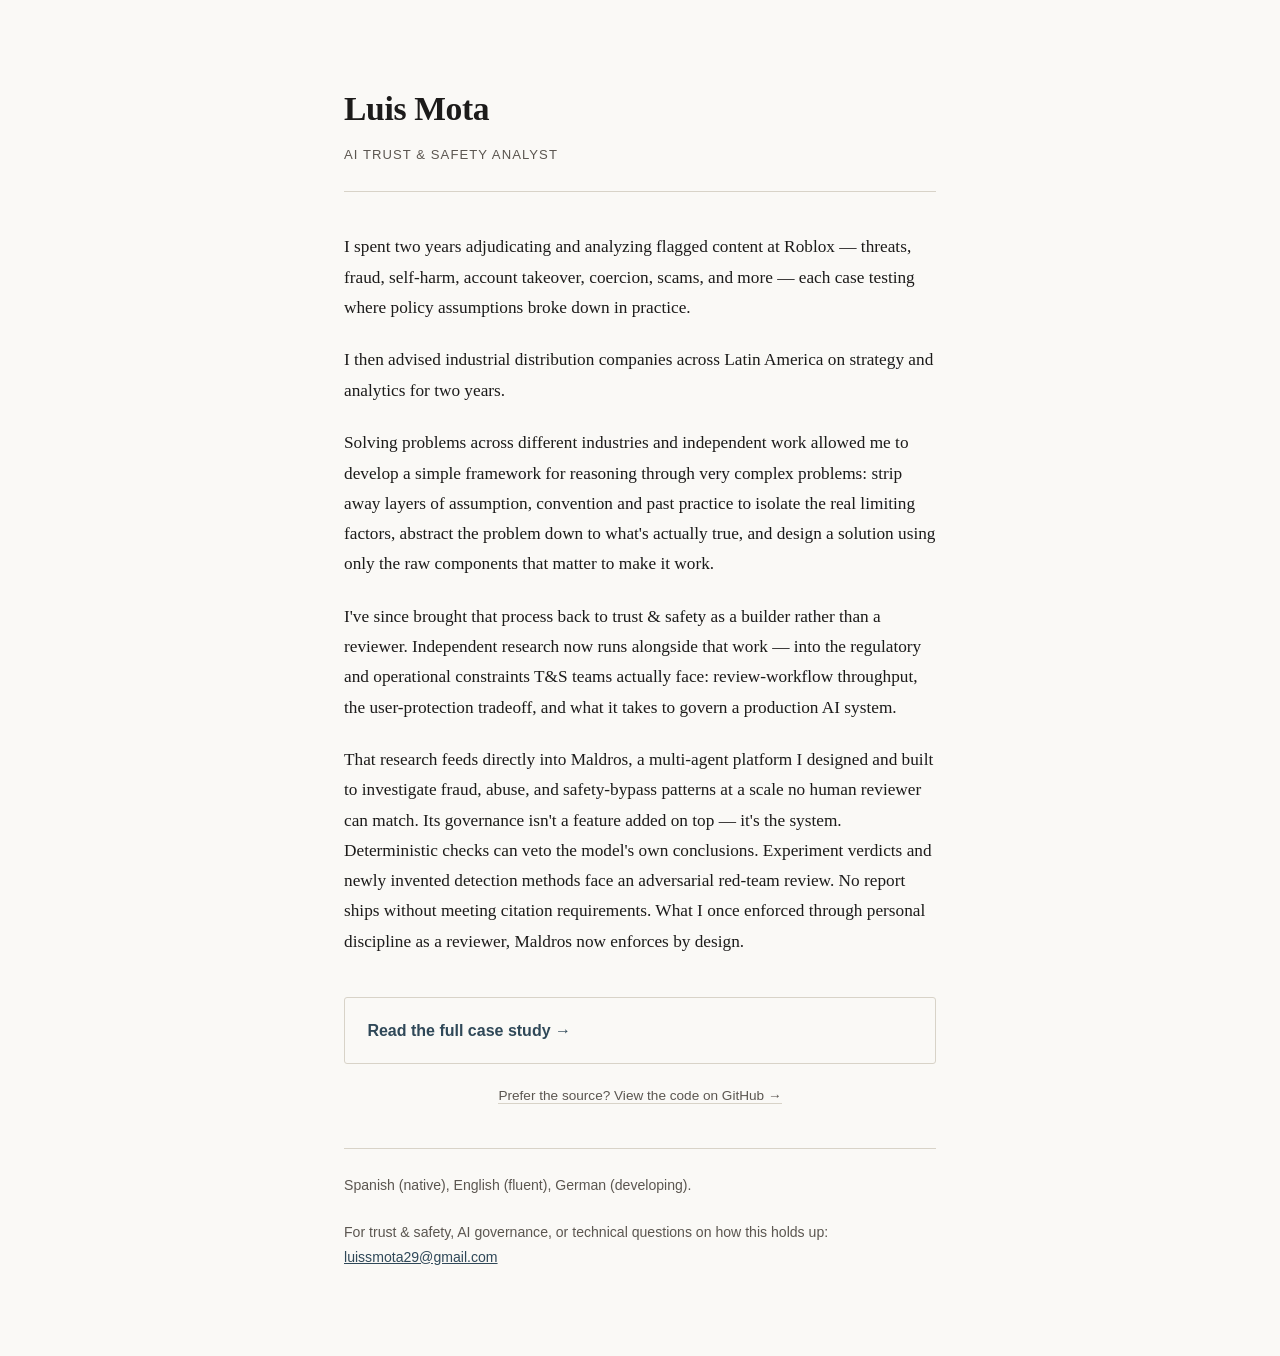
<file: index.html>
<!DOCTYPE html>
<html lang="en">
<head>
<meta charset="UTF-8">
<meta name="viewport" content="width=device-width, initial-scale=1.0">
<title>Luis Mota — AI Trust &amp; Safety</title>
<meta name="description" content="Luis Mota — AI trust &amp; safety analyst and builder of Maldros, a governed multi-agent AI investigation platform.">
<meta property="og:title" content="Luis Mota — AI Trust &amp; Safety">
<meta property="og:description" content="From reviewing flagged content by hand to building the governed AI system that investigates it at scale.">
<meta property="og:image" content="docs/images/social-preview.png">
<meta property="og:type" content="website">
<style>
  :root {
    --ink: #1c1b1a;
    --muted: #5b5650;
    --paper: #faf9f6;
    --accent: #2f4858;
    --rule: #d8d3c8;
  }
  * { box-sizing: border-box; }
  html, body {
    margin: 0;
    padding: 0;
    background: var(--paper);
    color: var(--ink);
  }
  body {
    font-family: Georgia, 'Iowan Old Style', 'Palatino Linotype', Palatino, serif;
    line-height: 1.75;
    font-size: 1.08rem;
    -webkit-font-smoothing: antialiased;
  }
  .wrap {
    max-width: 640px;
    margin: 0 auto;
    padding: 5rem 1.5rem 4rem;
  }
  header {
    margin-bottom: 2.5rem;
  }
  h1 {
    font-family: Georgia, 'Iowan Old Style', serif;
    font-size: 2.1rem;
    font-weight: 600;
    margin: 0 0 0.35rem;
    letter-spacing: -0.01em;
  }
  .role {
    font-family: -apple-system, BlinkMacSystemFont, 'Segoe UI', Roboto, Helvetica, Arial, sans-serif;
    font-size: 0.82rem;
    text-transform: uppercase;
    letter-spacing: 0.08em;
    color: var(--muted);
    margin: 0 0 1.5rem;
  }
  hr {
    border: none;
    border-top: 1px solid var(--rule);
    margin: 0;
  }
  p {
    margin: 0 0 1.4rem;
  }
  .cta {
    font-family: -apple-system, BlinkMacSystemFont, 'Segoe UI', Roboto, Helvetica, Arial, sans-serif;
    margin: 2.5rem 0 3rem;
    padding: 1.1rem 1.4rem;
    border: 1px solid var(--rule);
    border-radius: 3px;
  }
  .cta a {
    color: var(--accent);
    text-decoration: none;
    font-weight: 600;
    font-size: 1rem;
  }
  .cta a:hover {
    text-decoration: underline;
  }
  .alt-link {
    font-family: -apple-system, BlinkMacSystemFont, 'Segoe UI', Roboto, Helvetica, Arial, sans-serif;
    font-size: 0.85rem;
    margin: -1.75rem 0 2.5rem;
    text-align: center;
  }
  .alt-link a {
    color: var(--muted);
    text-decoration: none;
    border-bottom: 1px solid var(--rule);
  }
  .alt-link a:hover {
    color: var(--accent);
    border-color: var(--accent);
  }
  footer {
    font-family: -apple-system, BlinkMacSystemFont, 'Segoe UI', Roboto, Helvetica, Arial, sans-serif;
    font-size: 0.88rem;
    color: var(--muted);
    border-top: 1px solid var(--rule);
    padding-top: 1.5rem;
  }
  footer a {
    color: var(--accent);
  }
  @media (max-width: 480px) {
    .wrap { padding: 3rem 1.25rem 3rem; }
    h1 { font-size: 1.7rem; }
  }
</style>
</head>
<body>
<div class="wrap">
  <header>
    <h1>Luis Mota</h1>
    <p class="role">AI Trust &amp; Safety Analyst</p>
    <hr>
  </header>

  <p>I spent two years adjudicating and analyzing flagged content at Roblox — threats, fraud, self-harm, account takeover, coercion, scams, and more — each case testing where policy assumptions broke down in practice.</p>

  <p>I then advised industrial distribution companies across Latin America on strategy and analytics for two years.</p>

  <p>Solving problems across different industries and independent work allowed me to develop a simple framework for reasoning through very complex problems: strip away layers of assumption, convention and past practice to isolate the real limiting factors, abstract the problem down to what's actually true, and design a solution using only the raw components that matter to make it work.</p>

  <p>I've since brought that process back to trust &amp; safety as a builder rather than a reviewer. Independent research now runs alongside that work — into the regulatory and operational constraints T&amp;S teams actually face: review-workflow throughput, the user-protection tradeoff, and what it takes to govern a production AI system.</p>

  <p>That research feeds directly into Maldros, a multi-agent platform I designed and built to investigate fraud, abuse, and safety-bypass patterns at a scale no human reviewer can match. Its governance isn't a feature added on top — it's the system. Deterministic checks can veto the model's own conclusions. Experiment verdicts and newly invented detection methods face an adversarial red-team review. No report ships without meeting citation requirements. What I once enforced through personal discipline as a reviewer, Maldros now enforces by design.</p>

  <div class="cta">
    <a href="case-study/">Read the full case study →</a>
  </div>

  <p class="alt-link"><a href="https://github.com/l-mota/maldros-analytics-system">Prefer the source? View the code on GitHub →</a></p>

  <footer>
    <p>Spanish (native), English (fluent), German (developing).</p>
    <p>For trust &amp; safety, AI governance, or technical questions on how this holds up: <a href="mailto:luissmota29@gmail.com">luissmota29@gmail.com</a></p>
  </footer>
</div>
</body>
</html>
</file>
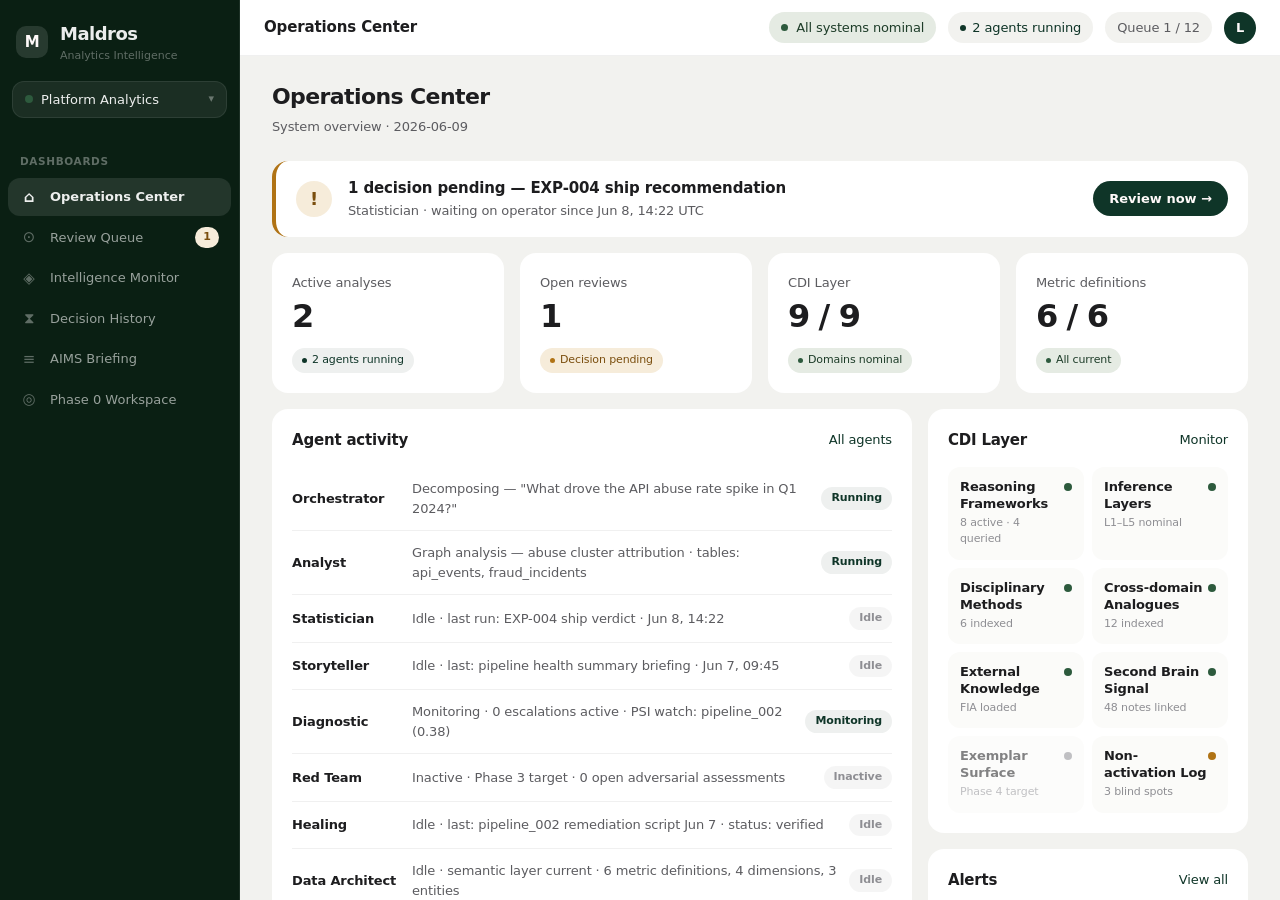
<file: case-study/operator_ui_mockup.html>
<!DOCTYPE html>
<!-- You are looking at the SOURCE of this page. GitHub displays .html as text.
     Read it rendered here:
     https://l-mota.github.io/maldros-analytics-system/case-study/operator_ui_mockup.html -->
<html lang="en">
<head>
<meta charset="UTF-8">
<meta name="viewport" content="width=device-width, initial-scale=1.0">
<title>Maldros — Operator Interface</title>
<style>
:root {
  /* ─ Operator UI Design Language (Option D · Apple-style editorial)
     Scope: this file only. Stakeholder artifacts (reports, charts,
     briefings) remain under C-031. Operator UI exempted by C-035.
     C-034 Critical-color conflict resolved: red #A12E1F reserved for
     L4 / Design Invariant / safety-class only.                       */

  /* surface + ink */
  --bg-app:        #F2F2EF;
  --bg-surface:    #FFFFFF;
  --bg-surface-2:  #FBFBF9;
  --bg-elevated:   #FFFFFF;
  --border-quiet:  rgba(0,0,0,0.06);
  --border-strong: rgba(0,0,0,0.10);

  --ink:    #1D1D1F;
  --ink-2:  #5C5C60;
  --ink-3:  #8E8E93;

  /* state colors (data-meaning) */
  --brand:         #0F3528;
  --info:          #0F3528;
  --info-bg:       rgba(15,53,40,0.07);
  --info-text:     #0F3528;

  --action:        #B07315;
  --action-bg:     #F6ECDA;
  --action-text:   #7A4E0E;
  --action-border: rgba(176,115,21,0.20);

  --nominal:       #2D5A3D;
  --nominal-bg:    #E5EBE3;
  --nominal-text:  #1E3D29;
  --nominal-border:rgba(45,90,61,0.20);

  --critical:        #A12E1F;
  --critical-bg:     #F5E3DF;
  --critical-text:   #7D2117;
  --critical-border: rgba(161,46,31,0.25);

  --idle:    #8E8E93;
  --idle-bg: rgba(0,0,0,0.04);

  /* type */
  --font-sans:  -apple-system, "SF Pro Display", "SF Pro Text", "Inter", "Segoe UI", system-ui, sans-serif;
  --font-mono:  "SF Mono", "Cascadia Code", "Fira Code", ui-monospace, monospace;

  --t-xs:  11px;
  --t-sm:  13px;
  --t-md:  15px;
  --t-lg:  18px;
  --t-xl:  22px;
  --t-display: 32px;

  --w-r: 400;
  --w-m: 500;
  --w-sb:600;
  --w-b: 700;

  /* spacing — 4px grid */
  --s1: 4px;
  --s2: 8px;
  --s3: 12px;
  --s4: 16px;
  --s5: 20px;
  --s6: 24px;
  --s7: 32px;
  --s8: 40px;

  /* radius */
  --r-sm:   8px;
  --r-md:   12px;
  --r-lg:   16px;
  --r-xl:   20px;
  --r-pill: 100px;

  /* layout */
  --sidebar-w: 240px;
  --topbar-h:  56px;

  /* motion */
  --ease: cubic-bezier(.4,0,.2,1);
  --dur-fast: 80ms;
  --dur-med:  220ms;

  /* sidebar dark theme */
  --sb-bg:        #0A1F13;
  --sb-ink:       rgba(255,255,255,0.92);
  --sb-ink-2:     rgba(255,255,255,0.58);
  --sb-ink-3:     rgba(255,255,255,0.35);
  --sb-active-bg: rgba(255,255,255,0.10);
  --sb-hover-bg:  rgba(255,255,255,0.07);
  --sb-border:    rgba(255,255,255,0.08);

  font-family: var(--font-sans);
  font-size: var(--t-sm);
  line-height: 1.5;
  -webkit-font-smoothing: antialiased;
  letter-spacing: -0.01em;
}

@media (prefers-reduced-motion: reduce) {
  *, *::before, *::after {
    animation-duration: 0.01ms !important;
    transition-duration: 0.01ms !important;
  }
}

*, *::before, *::after { box-sizing: border-box; margin: 0; padding: 0; }

body {
  background: var(--bg-app);
  color: var(--ink);
  height: 100vh;
  overflow: hidden;
  display: flex;
}

button { font: inherit; cursor: pointer; }

:focus-visible {
  outline: 2px solid var(--brand);
  outline-offset: 2px;
  border-radius: var(--r-sm);
}

/* ═══════════════════════════════════════════════════════════════
   SIDEBAR
═══════════════════════════════════════════════════════════════ */

.sidebar {
  width: var(--sidebar-w);
  min-width: var(--sidebar-w);
  background: var(--sb-bg);
  border-right: 1px solid var(--sb-border);
  display: flex;
  flex-direction: column;
  height: 100vh;
}

.sb-brand {
  padding: var(--s5) var(--s4) var(--s4);
  display: flex;
  align-items: center;
  gap: var(--s3);
}
.sb-mark {
  width: 32px;
  height: 32px;
  border-radius: 10px;
  background: rgba(255,255,255,0.12);
  display: flex; align-items: center; justify-content: center;
  color: #FFFAFA;
  font-weight: var(--w-sb);
  font-size: var(--t-md);
  letter-spacing: -0.6px;
  flex-shrink: 0;
}
.sb-brand-text { display: flex; flex-direction: column; gap: 1px; }
.sb-brand-name {
  font-size: var(--t-lg);
  font-weight: var(--w-sb);
  letter-spacing: -0.5px;
  color: var(--sb-ink);
}
.sb-brand-sub {
  font-size: var(--t-xs);
  color: var(--sb-ink-3);
  font-weight: var(--w-m);
  letter-spacing: 0;
}

.sb-workspace { padding: 0 var(--s3) var(--s3); }
.ws-btn {
  width: 100%;
  display: flex;
  align-items: center;
  gap: var(--s2);
  padding: var(--s2) var(--s3);
  border-radius: var(--r-md);
  border: 1px solid var(--sb-border);
  background: var(--sb-hover-bg);
  transition: background var(--dur-fast) var(--ease);
}
.ws-btn:hover { background: var(--sb-active-bg); }
.ws-dot {
  width: 8px; height: 8px; border-radius: 50%;
  background: var(--nominal);
  flex-shrink: 0;
}
.ws-label {
  font-size: var(--t-sm);
  font-weight: var(--w-m);
  color: var(--sb-ink);
  flex: 1;
  text-align: left;
  white-space: nowrap;
  overflow: hidden;
  text-overflow: ellipsis;
}
.ws-chev { font-size: 11px; color: var(--sb-ink-3); }

.sb-nav {
  flex: 1;
  padding: var(--s3) var(--s2);
  overflow-y: auto;
}
.nav-section-label {
  font-size: 10.5px;
  font-weight: var(--w-sb);
  letter-spacing: 0.06em;
  text-transform: uppercase;
  color: var(--sb-ink-3);
  padding: var(--s3) var(--s3) var(--s2);
}

.nav-item {
  display: flex;
  align-items: center;
  gap: var(--s3);
  padding: var(--s2) var(--s3);
  margin-bottom: 2px;
  border-radius: var(--r-md);
  cursor: pointer;
  color: var(--sb-ink-2);
  font-size: var(--t-sm);
  font-weight: var(--w-m);
  transition: background var(--dur-fast) var(--ease), color var(--dur-fast) var(--ease);
  border: 0;
  width: 100%;
  background: transparent;
  text-align: left;
}
.nav-item:hover { background: var(--sb-hover-bg); color: var(--sb-ink); }
.nav-item.active {
  background: var(--sb-active-bg);
  color: var(--sb-ink);
  font-weight: var(--w-sb);
}
.nav-icon {
  width: 18px;
  font-size: var(--t-md);
  flex-shrink: 0;
  color: var(--sb-ink-3);
  text-align: center;
  transition: color var(--dur-fast) var(--ease);
}
.nav-item:hover .nav-icon { color: var(--sb-ink-2); }
.nav-item.active .nav-icon { color: var(--sb-ink); }
.nav-label { flex: 1; }
.nav-badge {
  font-size: var(--t-xs);
  font-weight: var(--w-sb);
  padding: 2px 8px;
  border-radius: var(--r-pill);
  background: var(--action-bg);
  color: var(--action-text);
  min-width: 22px;
  text-align: center;
}
.nav-badge.crit { background: var(--critical-bg); color: var(--critical-text); }

/* ═══════════════════════════════════════════════════════════════
   MAIN
═══════════════════════════════════════════════════════════════ */

.main {
  flex: 1;
  display: flex;
  flex-direction: column;
  height: 100vh;
  overflow: hidden;
  min-width: 0;
}

/* ═══════════════════════════════════════════════════════════════
   TOPBAR
═══════════════════════════════════════════════════════════════ */

.topbar {
  height: var(--topbar-h);
  min-height: var(--topbar-h);
  background: var(--bg-surface);
  border-bottom: 1px solid var(--border-quiet);
  display: flex;
  align-items: center;
  padding: 0 var(--s6);
  gap: var(--s4);
}
.tb-crumb {
  font-size: var(--t-md);
  color: var(--ink-2);
  font-weight: var(--w-m);
}
.tb-crumb .tb-active {
  color: var(--ink);
  font-weight: var(--w-sb);
}
.tb-right {
  margin-left: auto;
  display: flex;
  align-items: center;
  gap: var(--s3);
}
.tb-status {
  display: flex;
  align-items: center;
  gap: var(--s2);
  font-size: var(--t-sm);
  color: var(--nominal-text);
  font-weight: var(--w-m);
  padding: 6px var(--s3);
  background: var(--nominal-bg);
  border-radius: var(--r-pill);
}
.tb-status.action { color: var(--action-text); background: var(--action-bg); }
.tb-status.critical { color: var(--critical-text); background: var(--critical-bg); }
.pulse-dot {
  width: 7px; height: 7px;
  border-radius: 50%;
  background: var(--nominal);
  flex-shrink: 0;
  animation: pulse 2.4s ease-in-out infinite;
}
@keyframes pulse {
  0%, 100% { opacity: 1; }
  50% { opacity: 0.35; }
}
.tb-chip {
  display: flex;
  align-items: center;
  gap: 6px;
  padding: 6px var(--s3);
  border-radius: var(--r-pill);
  font-size: var(--t-sm);
  font-weight: var(--w-m);
  background: var(--bg-app);
  color: var(--ink-2);
}
.tb-chip.run { color: var(--info-text); }
.tb-chip.run::before {
  content: ""; width: 6px; height: 6px; border-radius: 50%; background: var(--info);
  animation: pulse 2s ease-in-out infinite;
}
.tb-avatar {
  width: 32px; height: 32px;
  border-radius: 50%;
  background: var(--brand);
  color: #FFFAFA;
  font-size: var(--t-sm);
  font-weight: var(--w-sb);
  display: flex;
  align-items: center;
  justify-content: center;
  letter-spacing: -0.3px;
}

/* ═══════════════════════════════════════════════════════════════
   CONTENT
═══════════════════════════════════════════════════════════════ */

.content {
  flex: 1;
  overflow-y: auto;
  padding: var(--s6) var(--s7);
  background: var(--bg-app);
}

.panel {
  display: none;
  animation: fadeIn var(--dur-med) var(--ease);
}
.panel.active { display: block; }
@keyframes fadeIn {
  from { opacity: 0; transform: translateY(4px); }
  to { opacity: 1; transform: translateY(0); }
}

/* page header */
.pg-title {
  font-size: var(--t-xl);
  font-weight: var(--w-sb);
  letter-spacing: -0.6px;
  color: var(--ink);
}
.pg-sub {
  font-size: var(--t-sm);
  color: var(--ink-2);
  margin-top: var(--s1);
  margin-bottom: var(--s6);
}

/* ═══════════════════════════════════════════════════════════════
   LAYOUT GRIDS
═══════════════════════════════════════════════════════════════ */

.g-kpis { display: grid; grid-template-columns: repeat(4,1fr); gap: var(--s4); }
.g-survey { display: grid; grid-template-columns: 2fr 1fr; gap: var(--s4); }
.g-cdi    { display: grid; grid-template-columns: repeat(4,1fr); gap: var(--s3); }
.g-detail-aims { display: grid; grid-template-columns: 280px 1fr; gap: var(--s4); height: calc(100vh - 168px); }
.g-detail-ph0  { display: grid; grid-template-columns: 1.6fr 1fr; gap: var(--s4); }
.g-pair { display: grid; grid-template-columns: 1fr 1fr; gap: var(--s4); }

/* ═══════════════════════════════════════════════════════════════
   SHARED COMPONENTS
═══════════════════════════════════════════════════════════════ */

/* card — Apple-style: no border, soft surface, generous radius */
.card {
  background: var(--bg-surface);
  border-radius: var(--r-lg);
  padding: var(--s5);
}
.card-flush { padding: 0; overflow: hidden; }
.card-head {
  display: flex;
  align-items: center;
  justify-content: space-between;
  margin-bottom: var(--s4);
}
.card-head.flush { padding: var(--s4) var(--s5) var(--s3); margin-bottom: 0; }
.card-title {
  font-size: var(--t-md);
  font-weight: var(--w-sb);
  color: var(--ink);
  letter-spacing: -0.2px;
}
.card-link {
  font-size: var(--t-sm);
  color: var(--info);
  font-weight: var(--w-m);
  cursor: pointer;
}
.card-link:hover { text-decoration: underline; }

/* KPI card — Apple-style: big confident number */
.kpi {
  background: var(--bg-surface);
  border-radius: var(--r-lg);
  padding: var(--s5);
}
.kpi-label {
  font-size: var(--t-sm);
  font-weight: var(--w-m);
  color: var(--ink-2);
}
.kpi-num {
  font-size: var(--t-display);
  font-weight: var(--w-sb);
  letter-spacing: -1.4px;
  line-height: 1;
  margin-top: var(--s2);
  color: var(--ink);
}
.kpi-pill {
  display: inline-flex;
  align-items: center;
  gap: 5px;
  margin-top: var(--s4);
  font-size: var(--t-xs);
  font-weight: var(--w-m);
  padding: 4px 10px;
  border-radius: var(--r-pill);
}
.kpi-pill::before { content: ""; width: 5px; height: 5px; border-radius: 50%; }
.kpi-pill.nominal { background: var(--nominal-bg); color: var(--nominal-text); }
.kpi-pill.nominal::before { background: var(--nominal); }
.kpi-pill.info    { background: var(--info-bg);    color: var(--info-text); }
.kpi-pill.info::before { background: var(--info); }
.kpi-pill.action  { background: var(--action-bg);  color: var(--action-text); }
.kpi-pill.action::before { background: var(--action); }
.kpi-pill.critical{ background: var(--critical-bg);color: var(--critical-text); }
.kpi-pill.critical::before { background: var(--critical); }
.kpi-pill.muted   { background: var(--idle-bg);    color: var(--idle); }
.kpi-pill.muted::before { background: var(--idle); }

/* badge — pill style, two-axis differentiated */
.badge {
  display: inline-flex;
  align-items: center;
  font-size: var(--t-xs);
  font-weight: var(--w-sb);
  padding: 3px 10px;
  border-radius: var(--r-pill);
  letter-spacing: -0.01em;
}
.badge.nominal  { background: var(--nominal-bg);  color: var(--nominal-text); }
.badge.action   { background: var(--action-bg);   color: var(--action-text); }
.badge.critical { background: var(--critical-bg); color: var(--critical-text); }
.badge.info     { background: var(--info-bg);     color: var(--info-text); }
.badge.muted    { background: var(--idle-bg);     color: var(--idle); }

/* table */
.tbl { width: 100%; border-collapse: collapse; }
.tbl th {
  font-size: var(--t-xs);
  font-weight: var(--w-sb);
  letter-spacing: 0.04em;
  text-transform: uppercase;
  color: var(--ink-3);
  padding: var(--s3) var(--s4);
  text-align: left;
  white-space: nowrap;
  border-bottom: 1px solid var(--border-quiet);
}
.tbl td {
  font-size: var(--t-sm);
  padding: var(--s3) var(--s4);
  color: var(--ink);
  border-bottom: 1px solid var(--border-quiet);
  vertical-align: middle;
}
.tbl tr:last-child td { border-bottom: none; }
.tbl tr:hover td { background: var(--bg-surface-2); }
.tbl .ts { color: var(--ink-3); font-size: var(--t-xs); white-space: nowrap; }
.tbl .mono { font-family: var(--font-mono); font-size: var(--t-xs); color: var(--ink-3); }

/* divider */
.divider {
  border: none;
  border-top: 1px solid var(--border-quiet);
  margin: var(--s4) 0;
}

/* ═══════════════════════════════════════════════════════════════
   PANEL 1 — OPERATIONS CENTER
═══════════════════════════════════════════════════════════════ */

/* Top priority callout — the "what needs you" prompt */
.priority {
  display: flex;
  align-items: center;
  gap: var(--s4);
  background: var(--bg-surface);
  border-radius: var(--r-lg);
  padding: var(--s4) var(--s5);
  margin-bottom: var(--s4);
  border-left: 4px solid var(--action);
}
.priority-icon {
  width: 36px; height: 36px;
  border-radius: 50%;
  background: var(--action-bg);
  color: var(--action-text);
  display: flex; align-items: center; justify-content: center;
  font-size: var(--t-lg);
  font-weight: var(--w-b);
  flex-shrink: 0;
}
.priority-body { flex: 1; }
.priority-title { font-size: var(--t-md); font-weight: var(--w-sb); color: var(--ink); }
.priority-sub   { font-size: var(--t-sm); color: var(--ink-2); margin-top: 2px; }
.priority-action {
  font-size: var(--t-sm);
  font-weight: var(--w-sb);
  color: #FFFAFA;
  background: var(--brand);
  padding: var(--s2) var(--s4);
  border-radius: var(--r-pill);
  border: 0;
  white-space: nowrap;
  transition: opacity var(--dur-fast) var(--ease);
}
.priority-action:hover { opacity: 0.85; }

/* agent activity */
.agent-row {
  display: flex;
  align-items: center;
  gap: var(--s3);
  padding: var(--s3) 0;
  border-bottom: 1px solid var(--border-quiet);
}
.agent-row:last-child { border-bottom: none; }
.agent-name {
  font-size: var(--t-sm);
  font-weight: var(--w-sb);
  min-width: 108px;
  color: var(--ink);
}
.agent-task {
  font-size: var(--t-sm);
  color: var(--ink-2);
  flex: 1;
  line-height: 1.5;
}
.agent-stat {
  font-size: var(--t-xs);
  font-weight: var(--w-sb);
  padding: 3px 10px;
  border-radius: var(--r-pill);
  white-space: nowrap;
}
.agent-stat.run  { background: var(--info-bg);    color: var(--info-text); }
.agent-stat.idle { background: var(--idle-bg);    color: var(--idle); }
.agent-stat.done { background: var(--nominal-bg); color: var(--nominal-text); }

/* CDI mini tiles */
.cdi-mini-grid { display: grid; grid-template-columns: 1fr 1fr; gap: var(--s2); }
.cdi-mini {
  display: flex;
  align-items: flex-start;
  justify-content: space-between;
  background: var(--bg-surface-2);
  border-radius: var(--r-md);
  padding: var(--s3);
}
.cdi-mini-text .n {
  font-size: var(--t-sm);
  font-weight: var(--w-sb);
  color: var(--ink);
  line-height: 1.3;
}
.cdi-mini-text .s {
  font-size: var(--t-xs);
  color: var(--ink-3);
  margin-top: 2px;
}
.cdi-dot {
  width: 8px; height: 8px;
  border-radius: 50%;
  flex-shrink: 0;
  margin-top: 4px;
}
.cdi-dot.nom  { background: var(--nominal); }
.cdi-dot.act  { background: var(--action); }
.cdi-dot.crit { background: var(--critical); }
.cdi-dot.off  { background: var(--idle); }

/* alert items */
.alert-item { display: flex; gap: var(--s3); align-items: flex-start; padding: var(--s2) 0; }
.alert-body { flex: 1; }
.alert-title { font-size: var(--t-sm); font-weight: var(--w-sb); color: var(--ink); }
.alert-meta  { font-size: var(--t-xs); color: var(--ink-3); margin-top: 2px; }

/* metric health row */
.metric-row {
  display: flex;
  justify-content: space-between;
  align-items: center;
  padding: var(--s2) 0;
}
.metric-name { font-size: var(--t-sm); color: var(--ink-2); }

/* ═══════════════════════════════════════════════════════════════
   PANEL 2 — REVIEW QUEUE
═══════════════════════════════════════════════════════════════ */

.qdepth {
  display: flex;
  align-items: center;
  gap: var(--s4);
  background: var(--bg-surface);
  border-radius: var(--r-lg);
  padding: var(--s4) var(--s5);
  margin-bottom: var(--s4);
}
.qdepth-label { font-size: var(--t-sm); font-weight: var(--w-sb); color: var(--nominal-text); white-space: nowrap; }
.qdepth-track {
  flex: 1;
  height: 6px;
  background: var(--idle-bg);
  border-radius: 3px;
  overflow: hidden;
}
.qdepth-fill { height: 100%; border-radius: 3px; }
.qdepth-fill.nom  { background: var(--nominal); }
.qdepth-fill.act  { background: var(--action); }
.qdepth-fill.crit { background: var(--critical); }
.qdepth-count { font-size: var(--t-sm); font-weight: var(--w-sb); color: var(--nominal-text); white-space: nowrap; }

/* Confirmation Gate card — restructured per design review:
   header → plain-language summary (FIRST, largest) → sticky actions
   → no-auto-approve banner → collapsible technical findings */
.gate {
  background: var(--bg-surface);
  border-radius: var(--r-xl);
  max-width: 760px;
  margin: 0 auto;
  position: relative;
}
.gate-head {
  padding: var(--s6) var(--s6) var(--s4);
  border-bottom: 1px solid var(--border-quiet);
}
.gate-meta-row {
  display: flex;
  gap: var(--s2);
  align-items: center;
  margin-bottom: var(--s3);
  flex-wrap: wrap;
}
.gate-type {
  font-size: var(--t-xs);
  font-weight: var(--w-sb);
  padding: 4px 10px;
  border-radius: var(--r-pill);
}
.gate-type.ship    { background: var(--action-bg); color: var(--action-text); }
.gate-type.brittle { background: var(--critical-bg); color: var(--critical-text); }
.gate-type.arch    { background: var(--info-bg); color: var(--info-text); }
.gate-title {
  font-size: var(--t-lg);
  font-weight: var(--w-sb);
  letter-spacing: -0.4px;
  color: var(--ink);
}
.gate-sub  { font-size: var(--t-sm); color: var(--ink-3); margin-top: var(--s1); }

/* Plain-language summary — promoted to top per review */
.gate-plain {
  padding: var(--s5) var(--s6);
  background: var(--bg-surface-2);
}
.gate-plain-label {
  font-size: var(--t-xs);
  font-weight: var(--w-sb);
  text-transform: uppercase;
  letter-spacing: 0.06em;
  color: var(--ink-3);
  margin-bottom: var(--s2);
}
.gate-plain-body {
  font-size: var(--t-md);
  line-height: 1.6;
  color: var(--ink);
}

/* Sticky no-auto-approve + actions */
.gate-decision {
  position: sticky;
  bottom: 0;
  background: var(--bg-surface);
  padding: var(--s4) var(--s6) var(--s5);
  border-top: 1px solid var(--border-quiet);
  border-radius: 0 0 var(--r-xl) var(--r-xl);
}
.gate-warn {
  display: flex;
  align-items: center;
  gap: var(--s2);
  background: var(--critical-bg);
  border-radius: var(--r-md);
  padding: var(--s3) var(--s4);
  font-size: var(--t-sm);
  font-weight: var(--w-m);
  color: var(--critical-text);
  margin-bottom: var(--s3);
}
.gate-warn::before {
  content: "";
  width: 7px; height: 7px;
  border-radius: 50%;
  background: var(--critical);
  flex-shrink: 0;
}
.gate-actions { display: flex; gap: var(--s2); }
.btn {
  padding: var(--s3) var(--s5);
  border-radius: var(--r-md);
  font-size: var(--t-sm);
  font-weight: var(--w-sb);
  border: 0;
  transition: opacity var(--dur-fast) var(--ease);
}
.btn:hover { opacity: 0.85; }
.btn-approve { background: var(--nominal); color: #FFFAFA; flex: 1; }
.btn-reject  { background: var(--critical); color: #FFFAFA; flex: 1; }
.btn-revise  {
  background: var(--bg-surface);
  color: var(--ink-2);
  border: 1px solid var(--border-strong);
}

/* Collapsible technical sections */
.gate-collapsible {
  padding: 0 var(--s6);
}
.gate-section { margin-bottom: var(--s5); }
.gate-section:last-child { margin-bottom: var(--s5); }
.gate-section-head {
  display: flex;
  align-items: center;
  gap: var(--s2);
  padding: var(--s3) 0;
  cursor: pointer;
  background: transparent;
  border: 0;
  width: 100%;
  text-align: left;
}
.gate-section-label {
  font-size: var(--t-sm);
  font-weight: var(--w-sb);
  color: var(--ink);
  letter-spacing: -0.1px;
}
.gate-section-chev {
  font-size: var(--t-xs);
  color: var(--ink-3);
  transition: transform var(--dur-fast) var(--ease);
}
.gate-section.open .gate-section-chev { transform: rotate(90deg); }
.gate-section-body {
  display: none;
  padding: var(--s2) 0 var(--s3) var(--s4);
  font-size: var(--t-sm);
  color: var(--ink-2);
  line-height: 1.6;
}
.gate-section.open .gate-section-body { display: block; }
.gate-bullets { list-style: none; display: flex; flex-direction: column; gap: var(--s2); }
.gate-bullets li {
  font-size: var(--t-sm);
  color: var(--ink);
  padding-left: var(--s3);
  position: relative;
  line-height: 1.5;
}
.gate-bullets li::before {
  content: "";
  position: absolute;
  left: 0;
  top: 8px;
  width: 4px; height: 4px;
  border-radius: 50%;
  background: var(--ink-3);
}

.queue-footnote {
  margin-top: var(--s4);
  font-size: var(--t-xs);
  color: var(--ink-3);
  text-align: center;
}

/* ═══════════════════════════════════════════════════════════════
   PANEL 3 — INTELLIGENCE MONITOR
═══════════════════════════════════════════════════════════════ */

.cdi-domain {
  background: var(--bg-surface);
  border-radius: var(--r-lg);
  padding: var(--s4);
}
.cdi-d-head { display: flex; justify-content: space-between; align-items: flex-start; margin-bottom: var(--s2); }
.cdi-d-name { font-size: var(--t-sm); font-weight: var(--w-sb); color: var(--ink); }
.cdi-d-stat { font-size: 26px; font-weight: var(--w-sb); letter-spacing: -0.8px; color: var(--ink); line-height: 1; }
.cdi-d-label { font-size: var(--t-xs); color: var(--ink-3); margin-top: 4px; }

.na-item {
  padding: var(--s3) var(--s4);
  border-radius: var(--r-md);
  margin-bottom: var(--s2);
}
.na-item:last-child { margin-bottom: 0; }
.na-item.warn { background: var(--action-bg); }
.na-item.info { background: var(--bg-surface-2); }
.na-item .title { font-size: var(--t-sm); font-weight: var(--w-sb); margin-bottom: var(--s1); }
.na-item.warn .title { color: var(--action-text); }
.na-item.info .title { color: var(--ink); }
.na-item .detail { font-size: var(--t-xs); color: var(--ink-2); line-height: 1.5; }
.na-item .meta   { font-size: var(--t-xs); color: var(--ink-3); margin-top: var(--s2); }

/* ═══════════════════════════════════════════════════════════════
   PANEL 4 — DECISION HISTORY
═══════════════════════════════════════════════════════════════ */

.filter-bar {
  display: flex;
  align-items: center;
  gap: var(--s2);
  margin-bottom: var(--s4);
  flex-wrap: wrap;
}
.filter-group {
  display: flex;
  background: var(--bg-surface);
  border-radius: var(--r-md);
  padding: 3px;
  gap: 2px;
}
.filter-btn {
  padding: 5px var(--s3);
  font-size: var(--t-sm);
  font-weight: var(--w-m);
  color: var(--ink-2);
  background: transparent;
  border: 0;
  border-radius: var(--r-sm);
  transition: background var(--dur-fast) var(--ease), color var(--dur-fast) var(--ease);
}
.filter-btn.active {
  background: var(--info-bg);
  color: var(--info-text);
  font-weight: var(--w-sb);
}
.filter-btn:hover:not(.active) { background: var(--bg-app); }
.filter-count {
  margin-left: auto;
  font-size: var(--t-sm);
  color: var(--ink-3);
}

/* ═══════════════════════════════════════════════════════════════
   PANEL 5 — AIMS BRIEFING
═══════════════════════════════════════════════════════════════ */

.aims-list {
  background: var(--bg-surface);
  border-radius: var(--r-lg);
  display: flex;
  flex-direction: column;
  overflow: hidden;
}
.aims-tabs {
  display: flex;
  padding: var(--s3) var(--s4) 0;
  gap: 2px;
  border-bottom: 1px solid var(--border-quiet);
}
.aims-tab {
  padding: var(--s2) var(--s3) var(--s3);
  font-size: var(--t-sm);
  font-weight: var(--w-sb);
  color: var(--ink-3);
  cursor: pointer;
  border-bottom: 2px solid transparent;
  margin-bottom: -1px;
  background: transparent;
  border-top: 0;
  border-left: 0;
  border-right: 0;
}
.aims-tab.active {
  color: var(--info);
  border-bottom-color: var(--info);
}
.aims-report-list { flex: 1; overflow-y: auto; }
.aims-report-item {
  padding: var(--s3) var(--s4);
  border-bottom: 1px solid var(--border-quiet);
  cursor: pointer;
  transition: background var(--dur-fast) var(--ease);
}
.aims-report-item:last-child { border-bottom: none; }
.aims-report-item:hover { background: var(--bg-surface-2); }
.aims-report-item.active {
  background: var(--info-bg);
  border-left: 3px solid var(--info);
  padding-left: calc(var(--s4) - 3px);
}
.ari-title { font-size: var(--t-sm); font-weight: var(--w-sb); color: var(--ink); margin-bottom: var(--s2); }
.ari-row   { display: flex; gap: var(--s1); margin-bottom: var(--s2); flex-wrap: wrap; }
.ari-meta  { font-size: var(--t-xs); color: var(--ink-3); }

.aims-viewer {
  background: var(--bg-surface);
  border-radius: var(--r-lg);
  padding: var(--s6);
  overflow-y: auto;
  display: flex;
  flex-direction: column;
}
.av-head { display: flex; align-items: flex-start; justify-content: space-between; margin-bottom: var(--s5); gap: var(--s4); }
.av-title { font-size: var(--t-lg); font-weight: var(--w-sb); letter-spacing: -0.4px; color: var(--ink); }
.av-meta  { font-size: var(--t-xs); color: var(--ink-3); margin-top: var(--s1); }
.av-toggle {
  display: flex;
  background: var(--bg-surface-2);
  border-radius: var(--r-md);
  padding: 3px;
  gap: 2px;
}
.layer-btn {
  padding: 5px var(--s3);
  font-size: var(--t-xs);
  font-weight: var(--w-sb);
  border: 0;
  background: transparent;
  color: var(--ink-2);
  border-radius: var(--r-sm);
}
.layer-btn.active {
  background: var(--bg-surface);
  color: var(--ink);
}
.av-section { margin-bottom: var(--s5); }
.av-sec-label {
  font-size: var(--t-xs);
  font-weight: var(--w-sb);
  text-transform: uppercase;
  letter-spacing: 0.06em;
  color: var(--ink-3);
  margin-bottom: var(--s2);
}
.av-sec-body { font-size: var(--t-sm); color: var(--ink); line-height: 1.7; }
.av-conf { display: flex; align-items: center; gap: var(--s3); }
.av-conf-bar { flex: 1; height: 6px; background: var(--idle-bg); border-radius: 3px; overflow: hidden; position: relative; }
.av-conf-fill { height: 100%; background: var(--nominal); border-radius: 3px; }
.av-conf-threshold {
  position: absolute;
  top: -3px;
  width: 2px; height: 12px;
  background: var(--ink-3);
  border-radius: 1px;
}
.av-conf-val  { font-size: var(--t-sm); font-weight: var(--w-sb); color: var(--ink); }
.av-conf-note { font-size: var(--t-xs); color: var(--ink-3); margin-top: var(--s2); }

/* ═══════════════════════════════════════════════════════════════
   PANEL 6 — PHASE 0 WORKSPACE
═══════════════════════════════════════════════════════════════ */

.check-row {
  display: flex;
  align-items: flex-start;
  gap: var(--s3);
  padding: var(--s3) 0;
  border-bottom: 1px solid var(--border-quiet);
}
.check-row:last-child { border-bottom: none; }
.check-icon {
  width: 24px; height: 24px;
  border-radius: 50%;
  display: flex;
  align-items: center;
  justify-content: center;
  font-size: var(--t-xs);
  font-weight: var(--w-b);
  flex-shrink: 0;
  margin-top: 2px;
}
.check-icon.pass { background: var(--nominal-bg); color: var(--nominal-text); }
.check-icon.warn { background: var(--action-bg);  color: var(--action-text); }
.check-icon.fail { background: var(--critical-bg); color: var(--critical-text); }
.check-name   { font-size: var(--t-sm); font-weight: var(--w-sb); color: var(--ink); }
.check-detail { font-size: var(--t-sm); color: var(--ink-2); margin-top: var(--s1); line-height: 1.5; }

.profile-row {
  display: flex;
  justify-content: space-between;
  align-items: center;
  padding: var(--s2) 0;
  border-bottom: 1px solid var(--border-quiet);
}
.profile-row:last-child { border-bottom: none; }
.pr-label { font-size: var(--t-sm); color: var(--ink-2); }
.pr-value { font-size: var(--t-sm); font-weight: var(--w-sb); color: var(--ink); }
.pr-value.pass { color: var(--nominal-text); }

.exit-row {
  display: flex;
  justify-content: space-between;
  align-items: center;
  padding: var(--s2) 0;
}
.exit-label { font-size: var(--t-sm); color: var(--ink-2); }

.signoff {
  display: flex;
  align-items: center;
  gap: var(--s4);
  background: var(--bg-surface);
  border-radius: var(--r-xl);
  padding: var(--s5);
  margin-top: var(--s5);
  border-left: 4px solid var(--nominal);
}
.signoff-icon {
  width: 44px; height: 44px;
  border-radius: 50%;
  background: var(--nominal-bg);
  color: var(--nominal-text);
  display: flex;
  align-items: center;
  justify-content: center;
  font-size: var(--t-xl);
  font-weight: var(--w-b);
  flex-shrink: 0;
}
.signoff-body  { flex: 1; }
.signoff-title { font-size: var(--t-md); font-weight: var(--w-sb); color: var(--ink); }
.signoff-sub   { font-size: var(--t-sm); color: var(--ink-2); margin-top: var(--s1); line-height: 1.5; }
.signoff-tag {
  background: var(--nominal);
  color: #FFFAFA;
  font-size: var(--t-xs);
  font-weight: var(--w-sb);
  padding: var(--s2) var(--s4);
  border-radius: var(--r-pill);
  white-space: nowrap;
}

.pill-pass {
  background: var(--nominal-bg);
  color: var(--nominal-text);
  font-size: var(--t-xs);
  font-weight: var(--w-sb);
  padding: 3px var(--s3);
  border-radius: var(--r-pill);
}
</style>
</head>
<body>

<!-- ═══════════════════════════════════════════════════════════════
     SIDEBAR
═══════════════════════════════════════════════════════════════ -->
<nav class="sidebar" aria-label="Primary navigation">
  <div class="sb-brand">
    <div class="sb-mark" aria-hidden="true">M</div>
    <div class="sb-brand-text">
      <div class="sb-brand-name">Maldros</div>
      <div class="sb-brand-sub">Analytics Intelligence</div>
    </div>
  </div>

  <div class="sb-workspace">
    <button class="ws-btn" aria-label="Switch workspace">
      <div class="ws-dot" aria-hidden="true"></div>
      <span class="ws-label">Platform Analytics</span>
      <span class="ws-chev" aria-hidden="true">▾</span>
    </button>
  </div>

  <div class="sb-nav">
    <div class="nav-section-label">Dashboards</div>

    <button class="nav-item active" onclick="show('ops')" aria-label="Operations Center">
      <span class="nav-icon" aria-hidden="true">⌂</span>
      <span class="nav-label">Operations Center</span>
    </button>
    <button class="nav-item" onclick="show('queue')" aria-label="Review Queue, 1 item">
      <span class="nav-icon" aria-hidden="true">⊙</span>
      <span class="nav-label">Review Queue</span>
      <span class="nav-badge">1</span>
    </button>
    <button class="nav-item" onclick="show('intel')" aria-label="Intelligence Monitor">
      <span class="nav-icon" aria-hidden="true">◈</span>
      <span class="nav-label">Intelligence Monitor</span>
    </button>
    <button class="nav-item" onclick="show('history')" aria-label="Decision History">
      <span class="nav-icon" aria-hidden="true">⧗</span>
      <span class="nav-label">Decision History</span>
    </button>
    <button class="nav-item" onclick="show('aims')" aria-label="AIMS Briefing">
      <span class="nav-icon" aria-hidden="true">≡</span>
      <span class="nav-label">AIMS Briefing</span>
    </button>
    <button class="nav-item" onclick="show('workspace')" aria-label="Phase 0 Workspace">
      <span class="nav-icon" aria-hidden="true">◎</span>
      <span class="nav-label">Phase 0 Workspace</span>
    </button>
  </div>
</nav>

<!-- ═══════════════════════════════════════════════════════════════
     MAIN
═══════════════════════════════════════════════════════════════ -->
<div class="main">

  <!-- TOPBAR -->
  <div class="topbar">
    <span class="tb-crumb" id="tb-crumb">
      <span class="tb-active">Operations Center</span>
    </span>
    <div class="tb-right">
      <div class="tb-status" role="status" aria-label="System status: all systems nominal">
        <div class="pulse-dot" aria-hidden="true"></div>
        <span>All systems nominal</span>
      </div>
      <div class="tb-chip run">2 agents running</div>
      <div class="tb-chip">Queue 1 / 12</div>
      <div class="tb-avatar" aria-label="Operator: Luis">L</div>
    </div>
  </div>

  <!-- CONTENT -->
  <div class="content">

    <!-- ═══════════════════════════════════════════════════════════
         PANEL 1 — OPERATIONS CENTER
    ════════════════════════════════════════════════════════════ -->
    <div class="panel active" id="ops">
      <div class="pg-title">Operations Center</div>
      <div class="pg-sub">System overview · 2026-06-09</div>

      <!-- Top priority callout -->
      <div class="priority" role="region" aria-label="Top priority action">
        <div class="priority-icon" aria-hidden="true">!</div>
        <div class="priority-body">
          <div class="priority-title">1 decision pending — EXP-004 ship recommendation</div>
          <div class="priority-sub">Statistician · waiting on operator since Jun 8, 14:22 UTC</div>
        </div>
        <button class="priority-action" onclick="show('queue')">Review now →</button>
      </div>

      <!-- KPIs -->
      <div class="g-kpis" style="margin-bottom: var(--s4);">
        <div class="kpi">
          <div class="kpi-label">Active analyses</div>
          <div class="kpi-num">2</div>
          <div class="kpi-pill info">2 agents running</div>
        </div>
        <div class="kpi">
          <div class="kpi-label">Open reviews</div>
          <div class="kpi-num">1</div>
          <div class="kpi-pill action">Decision pending</div>
        </div>
        <div class="kpi">
          <div class="kpi-label">CDI Layer</div>
          <div class="kpi-num">9 / 9</div>
          <div class="kpi-pill nominal">Domains nominal</div>
        </div>
        <div class="kpi">
          <div class="kpi-label">Metric definitions</div>
          <div class="kpi-num">6 / 6</div>
          <div class="kpi-pill nominal">All current</div>
        </div>
      </div>

      <div class="g-survey">

        <!-- Left column -->
        <div style="display: flex; flex-direction: column; gap: var(--s4);">

          <div class="card">
            <div class="card-head">
              <span class="card-title">Agent activity</span>
              <span class="card-link">All agents</span>
            </div>
            <div class="agent-row">
              <div class="agent-name">Orchestrator</div>
              <div class="agent-task">Decomposing — "What drove the API abuse rate spike in Q1 2024?"</div>
              <div class="agent-stat run">Running</div>
            </div>
            <div class="agent-row">
              <div class="agent-name">Analyst</div>
              <div class="agent-task">Graph analysis — abuse cluster attribution · tables: api_events, fraud_incidents</div>
              <div class="agent-stat run">Running</div>
            </div>
            <div class="agent-row">
              <div class="agent-name">Statistician</div>
              <div class="agent-task">Idle · last run: EXP-004 ship verdict · Jun 8, 14:22</div>
              <div class="agent-stat idle">Idle</div>
            </div>
            <div class="agent-row">
              <div class="agent-name">Storyteller</div>
              <div class="agent-task">Idle · last: pipeline health summary briefing · Jun 7, 09:45</div>
              <div class="agent-stat idle">Idle</div>
            </div>
            <div class="agent-row">
              <div class="agent-name">Diagnostic</div>
              <div class="agent-task">Monitoring · 0 escalations active · PSI watch: pipeline_002 (0.38)</div>
              <div class="agent-stat run">Monitoring</div>
            </div>
            <div class="agent-row">
              <div class="agent-name">Red Team</div>
              <div class="agent-task">Inactive · Phase 3 target · 0 open adversarial assessments</div>
              <div class="agent-stat idle">Inactive</div>
            </div>
            <div class="agent-row">
              <div class="agent-name">Healing</div>
              <div class="agent-task">Idle · last: pipeline_002 remediation script Jun 7 · status: verified</div>
              <div class="agent-stat idle">Idle</div>
            </div>
            <div class="agent-row">
              <div class="agent-name">Data Architect</div>
              <div class="agent-task">Idle · semantic layer current · 6 metric definitions, 4 dimensions, 3 entities</div>
              <div class="agent-stat idle">Idle</div>
            </div>
          </div>

          <div class="card card-flush">
            <div class="card-head flush">
              <span class="card-title">Recent analyses</span>
              <span class="card-link">All analyses</span>
            </div>
            <table class="tbl">
              <thead>
                <tr>
                  <th>Analysis</th>
                  <th>Type</th>
                  <th>Status</th>
                  <th>Lead agent</th>
                  <th>Updated</th>
                </tr>
              </thead>
              <tbody>
                <tr>
                  <td>API abuse rate — Q1 2024 spike attribution</td>
                  <td><span class="badge info">Attribution</span></td>
                  <td><span class="badge info">Running</span></td>
                  <td>Analyst</td>
                  <td class="ts">Now</td>
                </tr>
                <tr>
                  <td>EXP-004 — safety bypass treatment validation</td>
                  <td><span class="badge muted">Experiment</span></td>
                  <td><span class="badge action">Pending decision</span></td>
                  <td>Statistician</td>
                  <td class="ts">Jun 8</td>
                </tr>
                <tr>
                  <td>pipeline_002 gradual degradation — PSI trend</td>
                  <td><span class="badge muted">Pipeline</span></td>
                  <td><span class="badge nominal">Healed</span></td>
                  <td>Diagnostic</td>
                  <td class="ts">Jun 7</td>
                </tr>
                <tr>
                  <td>EDPB filing regulatory lag correlation</td>
                  <td><span class="badge muted">Compliance</span></td>
                  <td><span class="badge nominal">Complete</span></td>
                  <td>Analyst</td>
                  <td class="ts">Jun 6</td>
                </tr>
                <tr>
                  <td>Account cluster detection — graph centrality</td>
                  <td><span class="badge muted">Clustering</span></td>
                  <td><span class="badge nominal">Complete</span></td>
                  <td>Analyst</td>
                  <td class="ts">Jun 5</td>
                </tr>
              </tbody>
            </table>
          </div>
        </div>

        <!-- Right column -->
        <div style="display: flex; flex-direction: column; gap: var(--s4);">

          <div class="card">
            <div class="card-head">
              <span class="card-title">CDI Layer</span>
              <span class="card-link">Monitor</span>
            </div>
            <div class="cdi-mini-grid">
              <div class="cdi-mini"><div class="cdi-mini-text"><div class="n">Reasoning Frameworks</div><div class="s">8 active · 4 queried</div></div><div class="cdi-dot nom" aria-hidden="true"></div></div>
              <div class="cdi-mini"><div class="cdi-mini-text"><div class="n">Inference Layers</div><div class="s">L1–L5 nominal</div></div><div class="cdi-dot nom" aria-hidden="true"></div></div>
              <div class="cdi-mini"><div class="cdi-mini-text"><div class="n">Disciplinary Methods</div><div class="s">6 indexed</div></div><div class="cdi-dot nom" aria-hidden="true"></div></div>
              <div class="cdi-mini"><div class="cdi-mini-text"><div class="n">Cross-domain Analogues</div><div class="s">12 indexed</div></div><div class="cdi-dot nom" aria-hidden="true"></div></div>
              <div class="cdi-mini"><div class="cdi-mini-text"><div class="n">External Knowledge</div><div class="s">FIA loaded</div></div><div class="cdi-dot nom" aria-hidden="true"></div></div>
              <div class="cdi-mini"><div class="cdi-mini-text"><div class="n">Second Brain Signal</div><div class="s">48 notes linked</div></div><div class="cdi-dot nom" aria-hidden="true"></div></div>
              <div class="cdi-mini" style="opacity: .55;"><div class="cdi-mini-text"><div class="n">Exemplar Surface</div><div class="s">Phase 4 target</div></div><div class="cdi-dot off" aria-hidden="true"></div></div>
              <div class="cdi-mini"><div class="cdi-mini-text"><div class="n">Non-activation Log</div><div class="s">3 blind spots</div></div><div class="cdi-dot act" aria-hidden="true"></div></div>
            </div>
          </div>

          <div class="card">
            <div class="card-head">
              <span class="card-title">Alerts</span>
              <span class="card-link">View all</span>
            </div>
            <div class="alert-item">
              <span class="badge action">Action</span>
              <div class="alert-body">
                <div class="alert-title">pipeline_002 PSI crossing 0.40 threshold</div>
                <div class="alert-meta">Diagnostic · Jun 7, 16:04 · L2 escalation</div>
              </div>
            </div>
            <div class="alert-item">
              <span class="badge info">Info</span>
              <div class="alert-body">
                <div class="alert-title">CEP_5 exercised — analysis cycle 039</div>
                <div class="alert-meta">Orchestrator · Jun 9, 09:11</div>
              </div>
            </div>
            <div class="alert-item">
              <span class="badge muted">Info</span>
              <div class="alert-body">
                <div class="alert-title">api_abuse_rate updated — v1.0 → v1.1</div>
                <div class="alert-meta">Data Architect · Jun 6, 11:30</div>
              </div>
            </div>
          </div>

          <div class="card">
            <div class="card-head">
              <span class="card-title">Metric health</span>
              <span class="card-link">Semantic layer</span>
            </div>
            <div class="metric-row"><span class="metric-name">api_abuse_rate</span><span class="badge nominal">v1.1</span></div>
            <div class="metric-row"><span class="metric-name">fraud_loss_direct</span><span class="badge nominal">v1.0</span></div>
            <div class="metric-row"><span class="metric-name">safety_bypass_incidents</span><span class="badge nominal">v1.0</span></div>
            <div class="metric-row"><span class="metric-name">account_takeover_volume</span><span class="badge nominal">v1.0</span></div>
            <div class="metric-row"><span class="metric-name">downstream_harm_exposure</span><span class="badge action">Judgment required</span></div>
            <div class="metric-row"><span class="metric-name">compliance_cost_per_incident</span><span class="badge nominal">v1.0</span></div>
          </div>
        </div>
      </div>
    </div>

    <!-- ═══════════════════════════════════════════════════════════
         PANEL 2 — REVIEW QUEUE
    ════════════════════════════════════════════════════════════ -->
    <div class="panel" id="queue">
      <div class="pg-title">Review Queue</div>
      <div class="pg-sub">Decisions requiring explicit operator authorization · 1 of 12 capacity used</div>

      <div class="qdepth">
        <span class="qdepth-label">Queue depth: Green</span>
        <div class="qdepth-track"><div class="qdepth-fill nom" style="width: 8.3%;"></div></div>
        <span class="qdepth-count">1 / 12 · 11 remaining</span>
      </div>

      <div class="gate">
        <div class="gate-head">
          <div class="gate-meta-row">
            <span class="gate-type ship">Ship recommendation</span>
            <span class="badge info">Experiment</span>
            <span class="badge muted">Statistician → Orchestrator</span>
          </div>
          <div class="gate-title">EXP-004 — Safety bypass detection treatment</div>
          <div class="gate-sub">Artifact a4c7e291 · Jun 8, 14:22 UTC</div>
        </div>

        <!-- Plain-language summary FIRST (dual-layer mandate; primary read) -->
        <div class="gate-plain">
          <div class="gate-plain-label">Plain-language summary</div>
          <div class="gate-plain-body">
            The treatment reduced harmful API calls by about 1 in 7 compared to the control group. The experiment is clean — randomization worked correctly and there is no sign the result is driven by novelty. The Statistician recommends shipping. This recommendation does not take effect without your explicit approval.
          </div>
        </div>

        <!-- Collapsible technical sections -->
        <div class="gate-collapsible">

          <div class="gate-section open">
            <button class="gate-section-head" onclick="toggleSection(this)" aria-expanded="true">
              <span class="gate-section-chev">▸</span>
              <span class="gate-section-label">Statistical findings</span>
            </button>
            <div class="gate-section-body">
              <ul class="gate-bullets">
                <li>Effect size: +14.2% reduction in safety bypass incidents (95% CI: +9.1% to +19.7%)</li>
                <li>p-value: 0.0003 · two-sided t-test · N_control = 1,000 · N_treatment = 1,002</li>
                <li>SRM check: <strong>PASS</strong> — assignment ratio 0.499 / 0.501 (planned 0.500)</li>
                <li>Novelty effect screen: <strong>PASS</strong> — effect stable across weeks 2–3</li>
                <li>Statistician verdict: <strong>SHIP</strong></li>
              </ul>
            </div>
          </div>

          <div class="gate-section">
            <button class="gate-section-head" onclick="toggleSection(this)" aria-expanded="false">
              <span class="gate-section-chev">▸</span>
              <span class="gate-section-label">Known limitations</span>
            </button>
            <div class="gate-section-body">
              <ul class="gate-bullets">
                <li>Observation window: 21 days. Long-run treatment durability not confirmed.</li>
                <li>Downstream harm exposure (Mechanism 3 metric) not included in ship criteria.</li>
              </ul>
            </div>
          </div>

        </div>

        <!-- Sticky decision row: warning + symmetric actions -->
        <div class="gate-decision">
          <div class="gate-warn">
            No auto-approve. Explicit operator decision required. Silence does not constitute approval.
          </div>
          <div class="gate-actions">
            <button class="btn btn-approve">Approve · Ship EXP-004</button>
            <button class="btn btn-reject">Reject</button>
            <button class="btn btn-revise">Revise</button>
          </div>
        </div>
      </div>

      <div class="queue-footnote">
        1 item in queue · Queue state: Green (0–4 = Green, 5–7 = Yellow, 8–10 = Orange, 11–12 = Red, 13+ = Critical)
      </div>
    </div>

    <!-- ═══════════════════════════════════════════════════════════
         PANEL 3 — INTELLIGENCE MONITOR
    ════════════════════════════════════════════════════════════ -->
    <div class="panel" id="intel">
      <div class="pg-title">Intelligence Monitor</div>
      <div class="pg-sub">CDI Layer domain status · Capability Bundle log · Non-activation log</div>

      <div class="g-cdi" style="margin-bottom: var(--s4);">
        <div class="cdi-domain">
          <div class="cdi-d-head"><div class="cdi-d-name">Reasoning Frameworks</div><div class="cdi-dot nom" aria-hidden="true"></div></div>
          <div class="cdi-d-stat">8</div>
          <div class="cdi-d-label">frameworks active · 4 queried last cycle</div>
        </div>
        <div class="cdi-domain">
          <div class="cdi-d-head"><div class="cdi-d-name">Inference Layer Status</div><div class="cdi-dot nom" aria-hidden="true"></div></div>
          <div class="cdi-d-stat">5</div>
          <div class="cdi-d-label">L1–L5 nominal · 0 active L1 vetoes</div>
        </div>
        <div class="cdi-domain">
          <div class="cdi-d-head"><div class="cdi-d-name">Disciplinary Methods</div><div class="cdi-dot nom" aria-hidden="true"></div></div>
          <div class="cdi-d-stat">6</div>
          <div class="cdi-d-label">indexed · graph analysis in use</div>
        </div>
        <div class="cdi-domain">
          <div class="cdi-d-head"><div class="cdi-d-name">Cross-domain Analogues</div><div class="cdi-dot nom" aria-hidden="true"></div></div>
          <div class="cdi-d-stat">12</div>
          <div class="cdi-d-label">indexed · 3 applied last cycle</div>
        </div>
        <div class="cdi-domain">
          <div class="cdi-d-head"><div class="cdi-d-name">External Knowledge</div><div class="cdi-dot nom" aria-hidden="true"></div></div>
          <div class="cdi-d-stat">1</div>
          <div class="cdi-d-label">corpus · FIA (full document)</div>
        </div>
        <div class="cdi-domain">
          <div class="cdi-d-head"><div class="cdi-d-name">Second Brain Signal</div><div class="cdi-dot nom" aria-hidden="true"></div></div>
          <div class="cdi-d-stat">48</div>
          <div class="cdi-d-label">notes linked · 6 updated this week</div>
        </div>
        <div class="cdi-domain" style="opacity: .55;">
          <div class="cdi-d-head"><div class="cdi-d-name">Exemplar Surface</div><div class="cdi-dot off" aria-hidden="true"></div></div>
          <div class="cdi-d-stat" style="color: var(--idle);">0</div>
          <div class="cdi-d-label">Phase 4 target · not yet active</div>
        </div>
        <div class="cdi-domain">
          <div class="cdi-d-head"><div class="cdi-d-name">Non-activation Log</div><div class="cdi-dot act" aria-hidden="true"></div></div>
          <div class="cdi-d-stat" style="color: var(--action-text);">3</div>
          <div class="cdi-d-label">blind spots logged · Phase 0</div>
        </div>
      </div>

      <div class="g-pair">

        <div class="card card-flush">
          <div class="card-head flush">
            <span class="card-title">Capability Bundle log</span>
            <span class="card-link">All bundles</span>
          </div>
          <table class="tbl">
            <thead>
              <tr>
                <th>Bundle</th>
                <th>Task</th>
                <th>CDI domains</th>
                <th>CEP exercised</th>
                <th>Time</th>
              </tr>
            </thead>
            <tbody>
              <tr>
                <td class="mono">cb-0039</td>
                <td>API abuse Q1 attribution</td>
                <td>4</td>
                <td><span class="badge info">CEP_5</span></td>
                <td class="ts">09:11</td>
              </tr>
              <tr>
                <td class="mono">cb-0038</td>
                <td>EXP-004 statistical validation</td>
                <td>3</td>
                <td><span class="badge muted">—</span></td>
                <td class="ts">Jun 8</td>
              </tr>
              <tr>
                <td class="mono">cb-0037</td>
                <td>pipeline_002 PSI investigation</td>
                <td>5</td>
                <td><span class="badge info">CEP_2</span></td>
                <td class="ts">Jun 7</td>
              </tr>
              <tr>
                <td class="mono">cb-0036</td>
                <td>Regulatory lag correlation</td>
                <td>4</td>
                <td><span class="badge muted">—</span></td>
                <td class="ts">Jun 6</td>
              </tr>
              <tr>
                <td class="mono">cb-0035</td>
                <td>Algorithmic cycle 10 — constraint audit</td>
                <td>6</td>
                <td><span class="badge info">CEP_1, CEP_3</span></td>
                <td class="ts">Jun 5</td>
              </tr>
            </tbody>
          </table>
        </div>

        <div class="card">
          <div class="card-head">
            <span class="card-title">Non-activation log — blind spots</span>
            <span class="card-link">Constraint Register</span>
          </div>
          <div class="na-item warn">
            <div class="title">Exemplar surface unavailable</div>
            <div class="detail">CEP_4 evaluated-but-not-met — Exemplar Surface not active until Phase 4. Capability logged; omission recorded per invariant.</div>
            <div class="meta">Bundle cb-0035 · Jun 5 · Constraint: open</div>
          </div>
          <div class="na-item warn">
            <div class="title">No analogues for data_poisoning vector</div>
            <div class="detail">Zero cross-domain analogues indexed for data poisoning. Gap registered in Constraint Register for Phase 1 resolution.</div>
            <div class="meta">Bundle cb-0036 · Jun 6 · Constraint: open</div>
          </div>
          <div class="na-item info">
            <div class="title">Phase 7 signals empty</div>
            <div class="detail">phase7_signals.json initialized but no signals defined. Expected Phase 5+. No action required.</div>
            <div class="meta">Bundle cb-0038 · Jun 8 · Constraint: deferred</div>
          </div>
        </div>
      </div>
    </div>

    <!-- ═══════════════════════════════════════════════════════════
         PANEL 4 — DECISION HISTORY
    ════════════════════════════════════════════════════════════ -->
    <div class="panel" id="history">
      <div class="pg-title">Decision History</div>
      <div class="pg-sub">All operator decisions · logged to AIMS Mode A · immutable audit trail</div>

      <div class="filter-bar">
        <div class="filter-group">
          <button class="filter-btn active">All</button>
          <button class="filter-btn">Approved</button>
          <button class="filter-btn">Rejected</button>
          <button class="filter-btn">Revised</button>
        </div>
        <div class="filter-group">
          <button class="filter-btn">Experiments</button>
          <button class="filter-btn">Pipelines</button>
          <button class="filter-btn">Analyses</button>
          <button class="filter-btn">Governance</button>
        </div>
        <span class="filter-count">7 decisions on record</span>
      </div>

      <div class="card card-flush">
        <table class="tbl">
          <thead>
            <tr>
              <th>Date</th>
              <th>Type</th>
              <th>Item</th>
              <th>Decision</th>
              <th>Operator</th>
              <th>Outcome</th>
            </tr>
          </thead>
          <tbody>
            <tr>
              <td class="ts">Jun 9 · 09:33</td>
              <td><span class="badge muted">Governance</span></td>
              <td>Phase 0 governance test — artifact verification</td>
              <td><span class="badge critical">Rejected</span></td>
              <td>Luis</td>
              <td style="color: var(--ink-3); font-size: var(--t-xs);">Test artifact — audit trail confirmed</td>
            </tr>
            <tr>
              <td class="ts">Jun 8 · 14:22</td>
              <td><span class="badge info">Experiment</span></td>
              <td>EXP-004 — ship/no-ship · safety bypass detection</td>
              <td><span class="badge action">Pending</span></td>
              <td>—</td>
              <td style="color: var(--ink-3); font-size: var(--t-xs);">In Review Queue</td>
            </tr>
            <tr>
              <td class="ts">Jun 7 · 16:30</td>
              <td><span class="badge muted">Pipeline</span></td>
              <td>pipeline_002 healing strategy — gradual degradation</td>
              <td><span class="badge nominal">Approved</span></td>
              <td>Luis</td>
              <td style="color: var(--nominal-text); font-size: var(--t-xs);">PSI stable at 0.38 post-heal</td>
            </tr>
            <tr>
              <td class="ts">Jun 6 · 11:30</td>
              <td><span class="badge muted">Metric</span></td>
              <td>api_abuse_rate v1.0 → v1.1 definition update</td>
              <td><span class="badge nominal">Approved</span></td>
              <td>Luis</td>
              <td style="color: var(--nominal-text); font-size: var(--t-xs);">Deployed to semantic layer</td>
            </tr>
            <tr>
              <td class="ts">Jun 5 · 10:45</td>
              <td><span class="badge muted">Analysis</span></td>
              <td>Cluster graph analysis — ship discovery report</td>
              <td><span class="badge nominal">Approved</span></td>
              <td>Luis</td>
              <td style="color: var(--nominal-text); font-size: var(--t-xs);">Routed to AIMS Mode B</td>
            </tr>
            <tr>
              <td class="ts">Jun 4 · 09:00</td>
              <td><span class="badge muted">Governance</span></td>
              <td>Phase 0 dataset review — C-013 spec (750K / 18mo)</td>
              <td><span class="badge nominal">Approved</span></td>
              <td>Luis</td>
              <td style="color: var(--nominal-text); font-size: var(--t-xs);">Criterion f confirmed</td>
            </tr>
            <tr>
              <td class="ts">Jun 3 · 14:15</td>
              <td><span class="badge muted">Experiment</span></td>
              <td>EXP-001 — SRM detected, investigation opened</td>
              <td><span class="badge nominal">Approved</span></td>
              <td>Luis</td>
              <td style="color: var(--nominal-text); font-size: var(--t-xs);">Experiment invalidated per SRM policy</td>
            </tr>
          </tbody>
        </table>
      </div>
    </div>

    <!-- ═══════════════════════════════════════════════════════════
         PANEL 5 — AIMS BRIEFING
    ════════════════════════════════════════════════════════════ -->
    <div class="panel" id="aims">
      <div class="pg-title">AIMS Briefing</div>
      <div class="pg-sub">Mode A — Operational log &nbsp;·&nbsp; Mode B — Stakeholder briefings</div>

      <div class="g-detail-aims">

        <div class="aims-list">
          <div class="aims-tabs">
            <button class="aims-tab">Mode A</button>
            <button class="aims-tab active">Mode B</button>
          </div>
          <div class="aims-report-list">
            <div class="aims-report-item active">
              <div class="ari-title">Coordinated cluster analysis — discovery report</div>
              <div class="ari-row">
                <span class="badge info">Discovery</span>
                <span class="badge nominal">Approved</span>
              </div>
              <div class="ari-meta">Analyst + Statistician · Jun 5, 2026</div>
            </div>
            <div class="aims-report-item">
              <div class="ari-title">pipeline_002 degradation briefing</div>
              <div class="ari-row">
                <span class="badge muted">Pipeline</span>
                <span class="badge action">Review needed</span>
              </div>
              <div class="ari-meta">Diagnostic + Healing · Jun 7, 2026</div>
            </div>
            <div class="aims-report-item">
              <div class="ari-title">EXP-004 ship recommendation</div>
              <div class="ari-row">
                <span class="badge info">Experiment</span>
                <span class="badge action">Pending decision</span>
              </div>
              <div class="ari-meta">Statistician · Jun 8, 2026</div>
            </div>
            <div class="aims-report-item">
              <div class="ari-title">EDPB regulatory lag correlation</div>
              <div class="ari-row">
                <span class="badge muted">Compliance</span>
                <span class="badge nominal">Approved</span>
              </div>
              <div class="ari-meta">Analyst · Jun 6, 2026</div>
            </div>
          </div>
        </div>

        <div class="aims-viewer">
          <div class="av-head">
            <div>
              <div class="av-title">Coordinated cluster analysis — discovery report</div>
              <div class="av-meta">Jun 5, 2026 · Analyst + Statistician · Artifact dr-0024 · Approved · Logged AIMS Mode B</div>
            </div>
            <div class="av-toggle">
              <button class="layer-btn active">Technical</button>
              <button class="layer-btn">Plain language</button>
            </div>
          </div>

          <div class="av-section">
            <div class="av-sec-label">Finding</div>
            <div class="av-sec-body">Three coordinated abuse clusters were identified via graph centrality analysis on api_events and fraud_incidents. Cluster A (8 accounts) exhibits correlated weekday-morning activity patterns with homogeneous token distributions (μ = 2,800 ± 300 tokens). Cluster B (6 accounts) shows a gradual safety_bypass escalation beginning month 4 — detectable by SPRT at log-likelihood ratio 5.0, not triggered by fixed thresholds until month 8+. Cluster C (5 accounts) exhibits synchronized high-token calls in US/LATAM business hours with elevated platform_fraud incident rates.</div>
          </div>

          <div class="av-section">
            <div class="av-sec-label">Confidence (threshold: 0.70)</div>
            <div class="av-conf">
              <div class="av-conf-bar">
                <div class="av-conf-fill" style="width: 82%;"></div>
                <div class="av-conf-threshold" style="left: 70%;" aria-label="operator-acceptable threshold"></div>
              </div>
              <span class="av-conf-val">0.82</span>
            </div>
            <div class="av-conf-note">Network density and temporal correlation support cluster validity. Confidence limited by: single 18-month observation window; no external corroboration for Cluster C.</div>
          </div>

          <div class="av-section">
            <div class="av-sec-label">Limitations (citation-linked per Storyteller L1 rule)</div>
            <div class="av-sec-body">
              <ul class="gate-bullets" style="gap: var(--s2);">
                <li>Analysis uses account-level adjacency only — transaction-level graph not yet implemented [artifact: ev-0019]</li>
                <li>No causal claim between cluster membership and fraud incidents — association only [stat: sr-0031]</li>
                <li>Cluster B escalation is a statistical rate change observation, not an intent determination [stat: sr-0031]</li>
              </ul>
            </div>
          </div>

          <div class="av-section">
            <div class="av-sec-label">Recommended next analysis</div>
            <div class="av-sec-body">SPRT sequential monitoring on Cluster B safety_bypass rate. Reference rate: 0.5 incidents/account/month (months 0–3 baseline). Alert threshold: SPRT log-likelihood ratio ≥ 5.0.</div>
          </div>
        </div>

      </div>
    </div>

    <!-- ═══════════════════════════════════════════════════════════
         PANEL 6 — PHASE 0 WORKSPACE
    ════════════════════════════════════════════════════════════ -->
    <div class="panel" id="workspace">
      <div class="pg-title">Phase 0 Workspace</div>
      <div class="pg-sub">Automated signal checks · Dataset profile · Operator sign-off</div>

      <div class="g-detail-ph0">

        <div class="card">
          <div class="card-head">
            <span class="card-title">Automated signal checks</span>
            <span class="pill-pass">5 / 5 pass</span>
          </div>
          <div class="check-row">
            <div class="check-icon pass">✓</div>
            <div>
              <div class="check-name">Signal 1 — Coordinated abuse clusters</div>
              <div class="check-detail">3 clusters detected. A: 8 accts / 30,000 events &nbsp;·&nbsp; B: 6 accts / 27,000 events &nbsp;·&nbsp; C: 5 accts / 15,000 events. Cluster share = 9.6% of api_events — sits in hard-signal territory, not threshold-trivial.</div>
            </div>
          </div>
          <div class="check-row">
            <div class="check-icon pass">✓</div>
            <div>
              <div class="check-name">Signal 2 — Safety bypass escalation (SPRT-detectable)</div>
              <div class="check-detail">Cluster B safety_bypass rate: months 0–3 avg 6.5/mo → months 12–17 avg 16.0/mo. Exponential growth phase months 4–11 (avg 12.6/mo). SPRT detects rate change ~month 4–5. Fixed threshold does not fire until month 8+.</div>
            </div>
          </div>
          <div class="check-row">
            <div class="check-icon pass">✓</div>
            <div>
              <div class="check-name">Signal 3 — Experiment pathologies (all 3 types)</div>
              <div class="check-detail">SRM injected: EXP-001, EXP-002 &nbsp;·&nbsp; Novelty effect: EXP-003 &nbsp;·&nbsp; Genuine significant effect: EXP-004 (p = 0.0003, CI: +9.1% to +19.7%)</div>
            </div>
          </div>
          <div class="check-row">
            <div class="check-icon pass">✓</div>
            <div>
              <div class="check-name">Signal 4 — Pipeline failure classes (all 3 types)</div>
              <div class="check-detail">structural_break — pipeline_001: 248 failed records &nbsp;·&nbsp; cascade — pipeline_003: 233 failed records &nbsp;·&nbsp; gradual_degradation — pipeline_002: 96 degraded / 7,500 total</div>
            </div>
          </div>
          <div class="check-row">
            <div class="check-icon pass">✓</div>
            <div>
              <div class="check-name">Signal 5 — Regulatory lag correlation</div>
              <div class="check-detail">2 confirmed pairs: EDPB investigation (102-day lag from Q1 api_abuse spike) &nbsp;·&nbsp; FTC inquiry (99-day lag from Aug 2024 safety_bypass escalation peak)</div>
            </div>
          </div>
        </div>

        <div style="display: flex; flex-direction: column; gap: var(--s4);">

          <div class="card">
            <div class="card-head">
              <span class="card-title">Dataset profile</span>
            </div>
            <div class="profile-row"><span class="pr-label">Spec version</span><span class="pr-value">C-013</span></div>
            <div class="profile-row"><span class="pr-label">Time horizon</span><span class="pr-value">18 mo · Jan 2024 – Jun 2025</span></div>
            <div class="profile-row"><span class="pr-label">Scale</span><span class="pr-value">MALDROS_SCALE = 1.0 · seed 42</span></div>
            <div class="profile-row"><span class="pr-label">api_events</span><span class="pr-value pass">750,000 ✓</span></div>
            <div class="profile-row"><span class="pr-label">accounts</span><span class="pr-value pass">2,000 ✓</span></div>
            <div class="profile-row"><span class="pr-label">fraud_incidents</span><span class="pr-value pass">475 ✓</span></div>
            <div class="profile-row"><span class="pr-label">financial_impact</span><span class="pr-value pass">198 ✓</span></div>
            <div class="profile-row"><span class="pr-label">pipeline_health</span><span class="pr-value pass">7,500 ✓</span></div>
            <div class="profile-row"><span class="pr-label">experiments</span><span class="pr-value pass">20 ✓</span></div>
            <div class="profile-row"><span class="pr-label">regulatory_events</span><span class="pr-value pass">50 ✓</span></div>
          </div>

          <div class="card">
            <div class="card-head">
              <span class="card-title">Phase 0 exit criteria</span>
            </div>
            <div class="exit-row"><span class="exit-label">a · CDI query in lineage trace</span><span class="badge nominal">✓</span></div>
            <div class="exit-row"><span class="exit-label">b · CEP exercised and recorded</span><span class="badge nominal">✓</span></div>
            <div class="exit-row"><span class="exit-label">c · CDI update cycle confirmed</span><span class="badge nominal">✓</span></div>
            <div class="exit-row"><span class="exit-label">d · Operator config complete</span><span class="badge nominal">✓</span></div>
            <div class="exit-row"><span class="exit-label">e · Judgment metric registry clean</span><span class="badge nominal">✓</span></div>
            <div class="exit-row"><span class="exit-label">f · Dataset review signed off</span><span class="badge nominal">✓</span></div>
            <div class="exit-row"><span class="exit-label">g · Notification mechanism live</span><span class="badge nominal">✓</span></div>
            <div class="exit-row"><span class="exit-label">h · Confirmation Gate operational</span><span class="badge nominal">✓</span></div>
            <div class="exit-row"><span class="exit-label">i · UI design confirmed</span><span class="badge action">Pending</span></div>
          </div>

        </div>
      </div>

      <div class="signoff">
        <div class="signoff-icon" aria-hidden="true">✓</div>
        <div class="signoff-body">
          <div class="signoff-title">Operator sign-off on record — criterion f confirmed</div>
          <div class="signoff-sub">Luis · Jun 9, 2026 · Logged to AIMS Mode A · aims/mode_a/phase0_dataset_review.jsonl &nbsp;·&nbsp; 5 / 5 signals verified · C-013 spec</div>
        </div>
        <div class="signoff-tag">Criterion f: ✓</div>
      </div>
    </div>

  </div><!-- /content -->
</div><!-- /main -->

<script>
const LABELS = {
  ops:       'Operations Center',
  queue:     'Review Queue',
  intel:     'Intelligence Monitor',
  history:   'Decision History',
  aims:      'AIMS Briefing',
  workspace: 'Phase 0 Workspace',
};

function show(id) {
  document.querySelectorAll('.panel').forEach(p => p.classList.remove('active'));
  document.querySelectorAll('.nav-item').forEach(n => n.classList.remove('active'));
  document.getElementById(id).classList.add('active');
  document.querySelectorAll('.nav-item').forEach(n => {
    if (n.getAttribute('onclick') === `show('${id}')`) n.classList.add('active');
  });
  document.getElementById('tb-crumb').innerHTML =
    `<span class="tb-active">${LABELS[id]}</span>`;
}

function toggleSection(btn) {
  const section = btn.closest('.gate-section');
  const isOpen = section.classList.toggle('open');
  btn.setAttribute('aria-expanded', String(isOpen));
}
</script>

</body>
</html>
</file>
